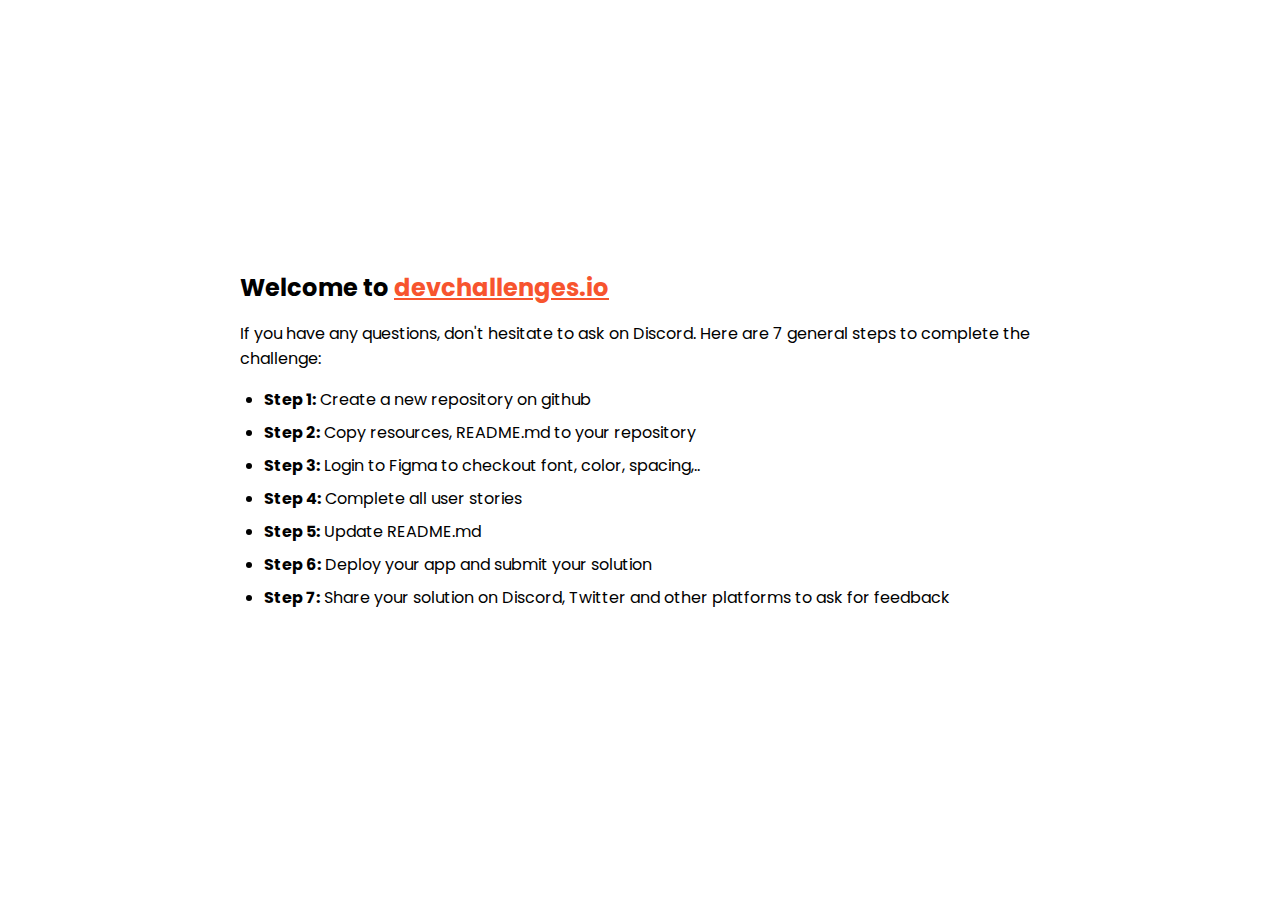
<file: 404-not-found-master/index.html>
<!DOCTYPE html>
<html lang="en">
  <head>
    <meta charset="utf-8" />
    <meta
      name="viewport"
      content="width=device-width, initial-scale=1,
  maximum-scale=5"
    />

    <link rel="icon" href="devchallenges.png" />

    <link
      rel="shortcut icon"
      type="image/x-icon"
      href="https://devchallenges.io/"
    />

    <link
      href="https://fonts.googleapis.com/css2?family=Poppins:wght@400;500&display=swap"
      rel="stylesheet"
    />

    <title>Devchallenges</title>

    <style>
      body {
        font-family: "Poppins", sans-serif;
      }

      ul {
        padding-left: 24px;
      }

      li {
        margin-bottom: 8px;
      }

      .welcome {
        max-width: 800px;
        margin: 0 auto;
      }

      .welcome-text {
        margin-top: 30vh;
        font-weight: 500;
      }

      .welcome-text p {
        font-size: 1rem;
        font-weight: 400;
      }

      .welcome-text h1 {
        font-size: 1.5rem;
      }

      .welcome-text a {
        color: #f7542e;
      }
    </style>
  </head>
  <body>
    <div class="welcome">
      <div class="welcome-text">
        <h1>
          Welcome to
          <a href="https://devchallenges.io/" target="_blank"
            >devchallenges.io</a
          >
        </h1>

        <p>
          If you have any questions, don't hesitate to ask on Discord. Here are
          7 general steps to complete the challenge:
        </p>
      </div>

      <ul>
        <li><b>Step 1:</b> Create a new repository on github</li>
        <li><b>Step 2:</b> Copy resources, README.md to your repository</li>
        <li>
          <b>Step 3:</b> Login to Figma to checkout font, color, spacing,..
        </li>
        <li><b>Step 4:</b> Complete all user stories</li>
        <li><b>Step 5:</b> Update README.md</li>
        <li><b>Step 6:</b> Deploy your app and submit your solution</li>
        <li>
          <b>Step 7:</b> Share your solution on Discord, Twitter and other
          platforms to ask for feedback
        </li>
      </ul>
    </div>
  </body>
</html>
</file>
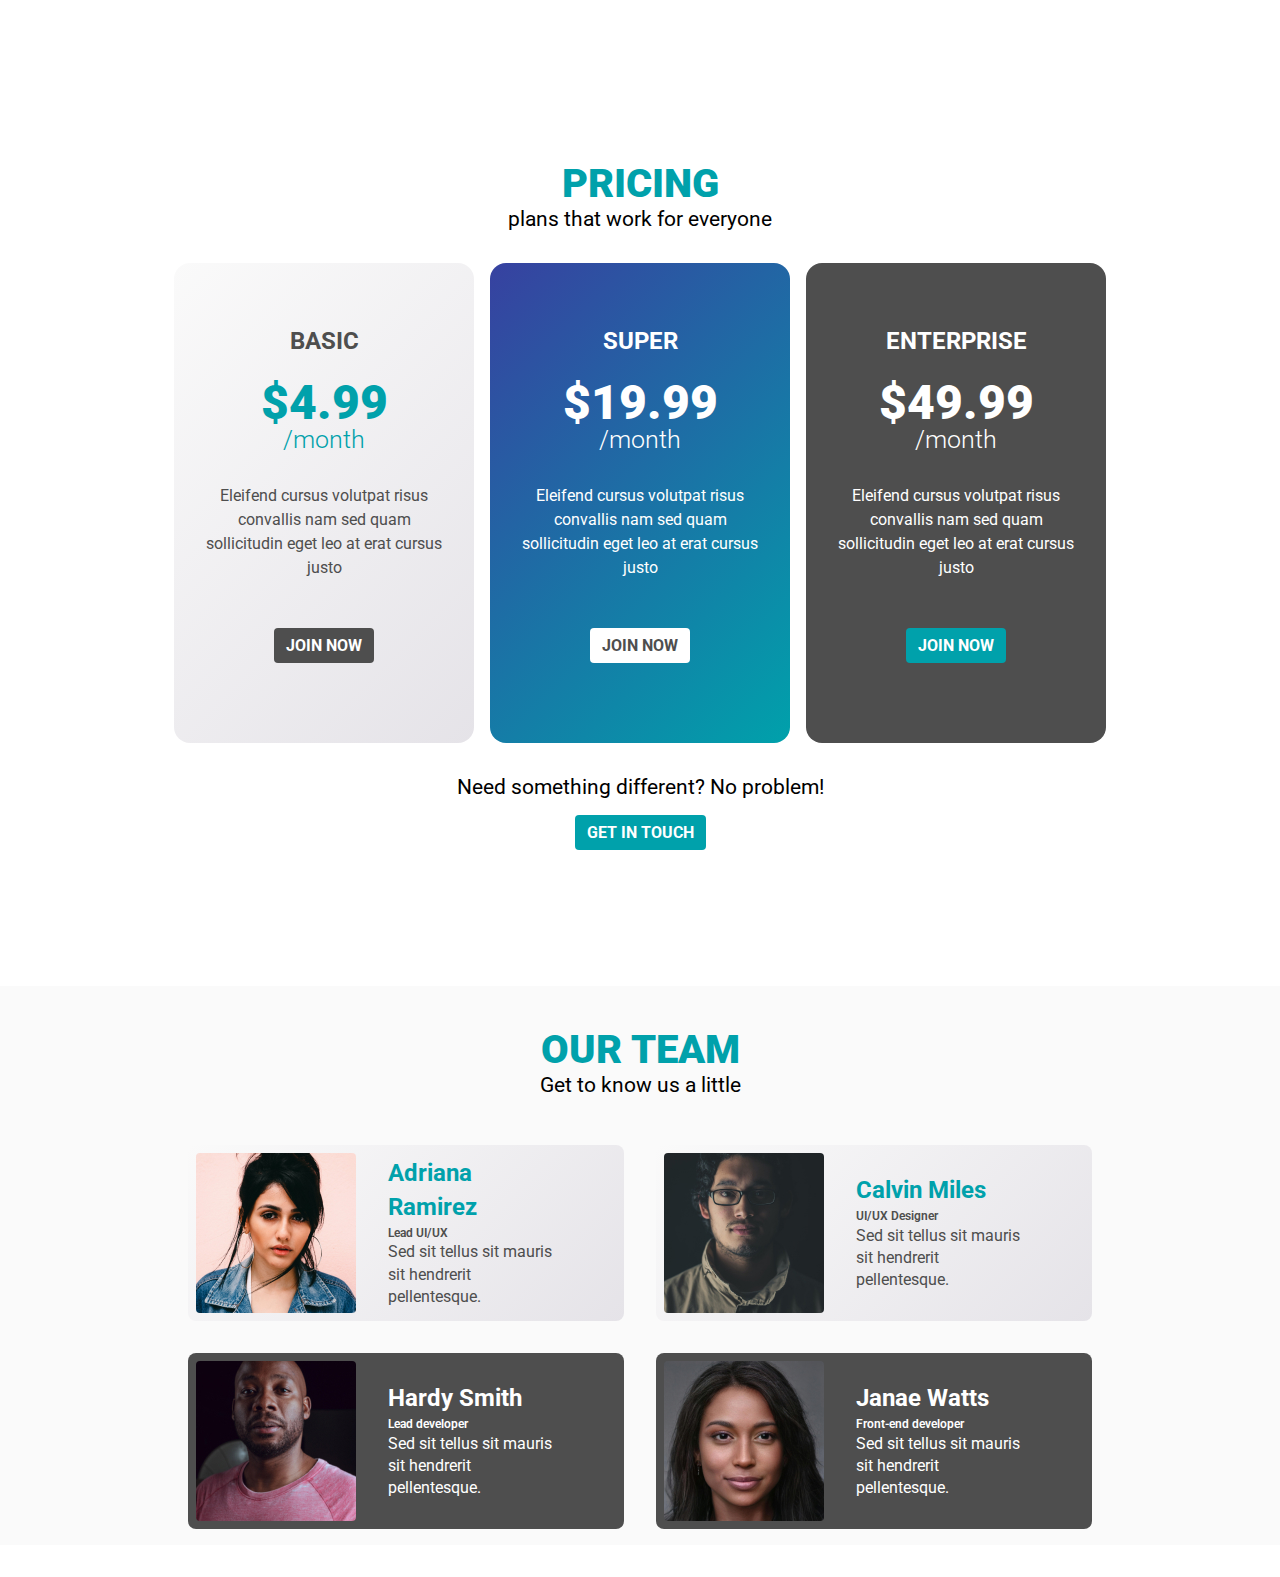
<file: Price Cards/index.html>
<!DOCTYPE html>
<html lang="en">
   <head>
      <meta charset="UTF-8" />
      <meta name="viewport" content="width=device-width, initial-scale=1.0" />
      <title>Pricing</title>
      <link
         href="https://fonts.googleapis.com/css2?family=Roboto:wght@300;700;900&display=swap"
         rel="stylesheet"
      />
      <link rel="stylesheet" href="styles.css" />
   </head>

   <body>
      <section class="pricing">
         <h2 class="section-title">pricing</h2>
         <p class="fs-500">plans that work for everyone</p>

         <div class="plans">
            <div class="plan bg--light">
               <h2 class="plan__title">basic</h2>
               <p class="plan__price">$4.99<span>/month</span></p>
               <p class="plan__description">
                  Eleifend cursus volutpat risus convallis nam sed quam
                  sollicitudin eget leo at erat cursus justo
               </p>
               <a href="#" class="button">Join Now</a>
            </div>

            <div class="plan bg--accent">
               <h2 class="plan__title">super</h2>
               <p class="plan__price">$19.99<span>/month</span></p>
               <p class="plan__description">
                  Eleifend cursus volutpat risus convallis nam sed quam
                  sollicitudin eget leo at erat cursus justo
               </p>
               <a href="#" class="button">Join Now</a>
            </div>
            <div class="plan bg--dark">
               <h2 class="plan__title">Enterprise</h2>
               <p class="plan__price">$49.99<span>/month</span></p>
               <p class="plan__description">
                  Eleifend cursus volutpat risus convallis nam sed quam
                  sollicitudin eget leo at erat cursus justo
               </p>
               <a href="#" class="button">Join Now</a>
            </div>
         </div>

         <p class="fs-500">Need something different? No problem!</p>
         <a href="#" class="button">Get in touch</a>
      </section>
      <section class="team">
         <div class="container">
            <h2 class="section-title">Our team</h2>
            <p class="fs-500">Get to know us a little</p>

            <div class="team-members">
               <div class="team-member bg--light">
                  <img src="img/team-01.jpg" alt="" />
                  <div class="info">
                     <h3 class="name">Adriana Ramirez</h3>
                     <p class="position">Lead UI/UX</p>
                     <p>
                        Sed sit tellus sit mauris sit hendrerit pellentesque.
                     </p>
                  </div>
               </div>

               <div class="team-member bg--light">
                  <img src="img/team-02.jpg" alt="" />
                  <div class="info">
                     <h3 class="name">Calvin Miles</h3>
                     <p class="position">UI/UX Designer</p>
                     <p>
                        Sed sit tellus sit mauris sit hendrerit pellentesque.
                     </p>
                  </div>
               </div>

               <div class="team-member bg--dark">
                  <img src="img/team-03.jpg" alt="" />
                  <div class="info">
                     <h3 class="name">Hardy Smith</h3>
                     <p class="position">Lead developer</p>
                     <p>
                        Sed sit tellus sit mauris sit hendrerit pellentesque.
                     </p>
                  </div>
               </div>

               <div class="team-member bg--dark">
                  <img src="img/team-04.jpg" alt="" />
                  <div class="info">
                     <h3 class="name">Janae Watts</h3>
                     <p class="position">Front-end developer</p>
                     <p>
                        Sed sit tellus sit mauris sit hendrerit pellentesque.
                     </p>
                  </div>
               </div>
            </div>
         </div>
      </section>
   </body>
</html>
</file>
<file: Price Cards/styles.css>
:root {
   --clr-primary-400: #00a1ab;
   --clr-primary-500: #3741a0;

   --clr-accent-400: #00cdac;
   --clr-accent-500: #114243;

   --clr-neutral-100: #fff;
   --clr-neutral-200: #fafafa;
   --clr-neutral-300: #e5e3e8;
   --clr-neutral-400: #4e4e4e;
}
/* ///////////////
  Reset
  ////////////// */

*,
*::before,
*::after {
   margin: 0;
   padding: 0;
   box-sizing: border-box;
}

/* ///////////////
  General styling
  ////////////// */

body {
   font-family: "Roboto", sans-serif;
   text-align: center;
}

.section-title {
   font-size: 2.5rem;
   text-transform: uppercase;
   font-weight: 900;
   margin-top: 3em;
   margin-bottom: 0;
   padding-top: 1em;
   color: #00a1ab;
}

.fs-500 {
   font-size: 1.3125rem;
   margin: 0;
}

.container {
   padding: 0 2em;
   margin: 0 auto;
   max-width: 1000px;
}

/* ///////////////
  Buttons
  ////////////// */

.button {
   display: inline-block;
   text-decoration: none;
   padding: 0.5em 0.75em;
   margin: 1em 0;
   border-radius: 0.25em;
   text-transform: uppercase;
   font-weight: 700;
   background: var(--bg, var(--clr-primary-400));
   color: var(--txt, var(--clr-neutral-100));
   /* background: #00a1ab; */
   /* color: #fff; */
}

.button--light {
   background: white;
   color: #4e4e4e;
}

.button--dark {
   color: white;
   background: #4e4e4e;
}

/* ///////////////
  Plans
  ////////////// */

.plans {
   display: flex;
   justify-content: center;
   margin: 2em 0;
}

.plan {
   width: 300px;
   padding: 4em 2em;
   border-radius: 1em;
   margin: 0 0.5em;
}

.bg--light {
   --txt: var(--clr-neutral-100);
   --bg: var(--clr-neutral-400);
   --pp: var(--clr-primary-400);
   background: linear-gradient(-45deg, #e5e3e8, #fafafa);
   color: var(--lol, var(--clr-neutral-400));
}

/*.bg-light .plan__price {
   color: #00a1ab;
} */

/* .bg--light .button {
   color: white;
   background: #4e4e4e;
} */

/* .bg--light .name {
   color: #00a1ab;
} */

.bg--accent {
   --txt: var(--clr-neutral-400);
   --bg: var(--clr-neutral-100);
   --pp: var(--clr-neutral-100);
   color: #fff;
   background: linear-gradient(-45deg, #00a1ab, #3741a0);
}

.bg--dark {
   --txt: var(--clr-neutral-100);
   --bg: var(--clr-primary-400);
   --pp: var(--clr-neutral-100);

   color: white;
   background: #4e4e4e;
}

/* .bg--accent .button {
   background: white;
   color: #4e4e4e;
} */

.plan__title {
   text-transform: uppercase;
   margin: 0 0 1em;
}

.plan__price {
   font-size: 3rem;
   line-height: 1;
   font-weight: 900;
   margin: 0;
   color: var(--pp, red);
}

.plan__price span {
   display: block;
   font-size: 1.5625rem;
   font-weight: 300;
}

.plan__description {
   margin: 2em 0;
   line-height: 1.5;
}

/* ///////////////
  Teams
  ////////////// */

.team {
   background: #fafafa;
}

.team-members {
   display: flex;
   flex-wrap: wrap;
   margin: 2em 0;
}

.team-member {
   text-align: left;
   flex: 1 1 45%;
   margin: 1em;
   display: flex;
   border-radius: 0.5em;
   align-items: center;
   padding: 0.5em 2em 0.5em 0.5em;
   line-height: 1.4;
}

.team-member img {
   width: 10rem;
   border-radius: 0.25em;
}

.team-member .name {
   color: var(--pp, var(--clr-neutral-100));
   font-size: 1.5rem;
}

.team-member .position {
   font-weight: 600;
   font-size: 0.75rem;
}

.info {
   padding: 0 2em;
}
</file>
